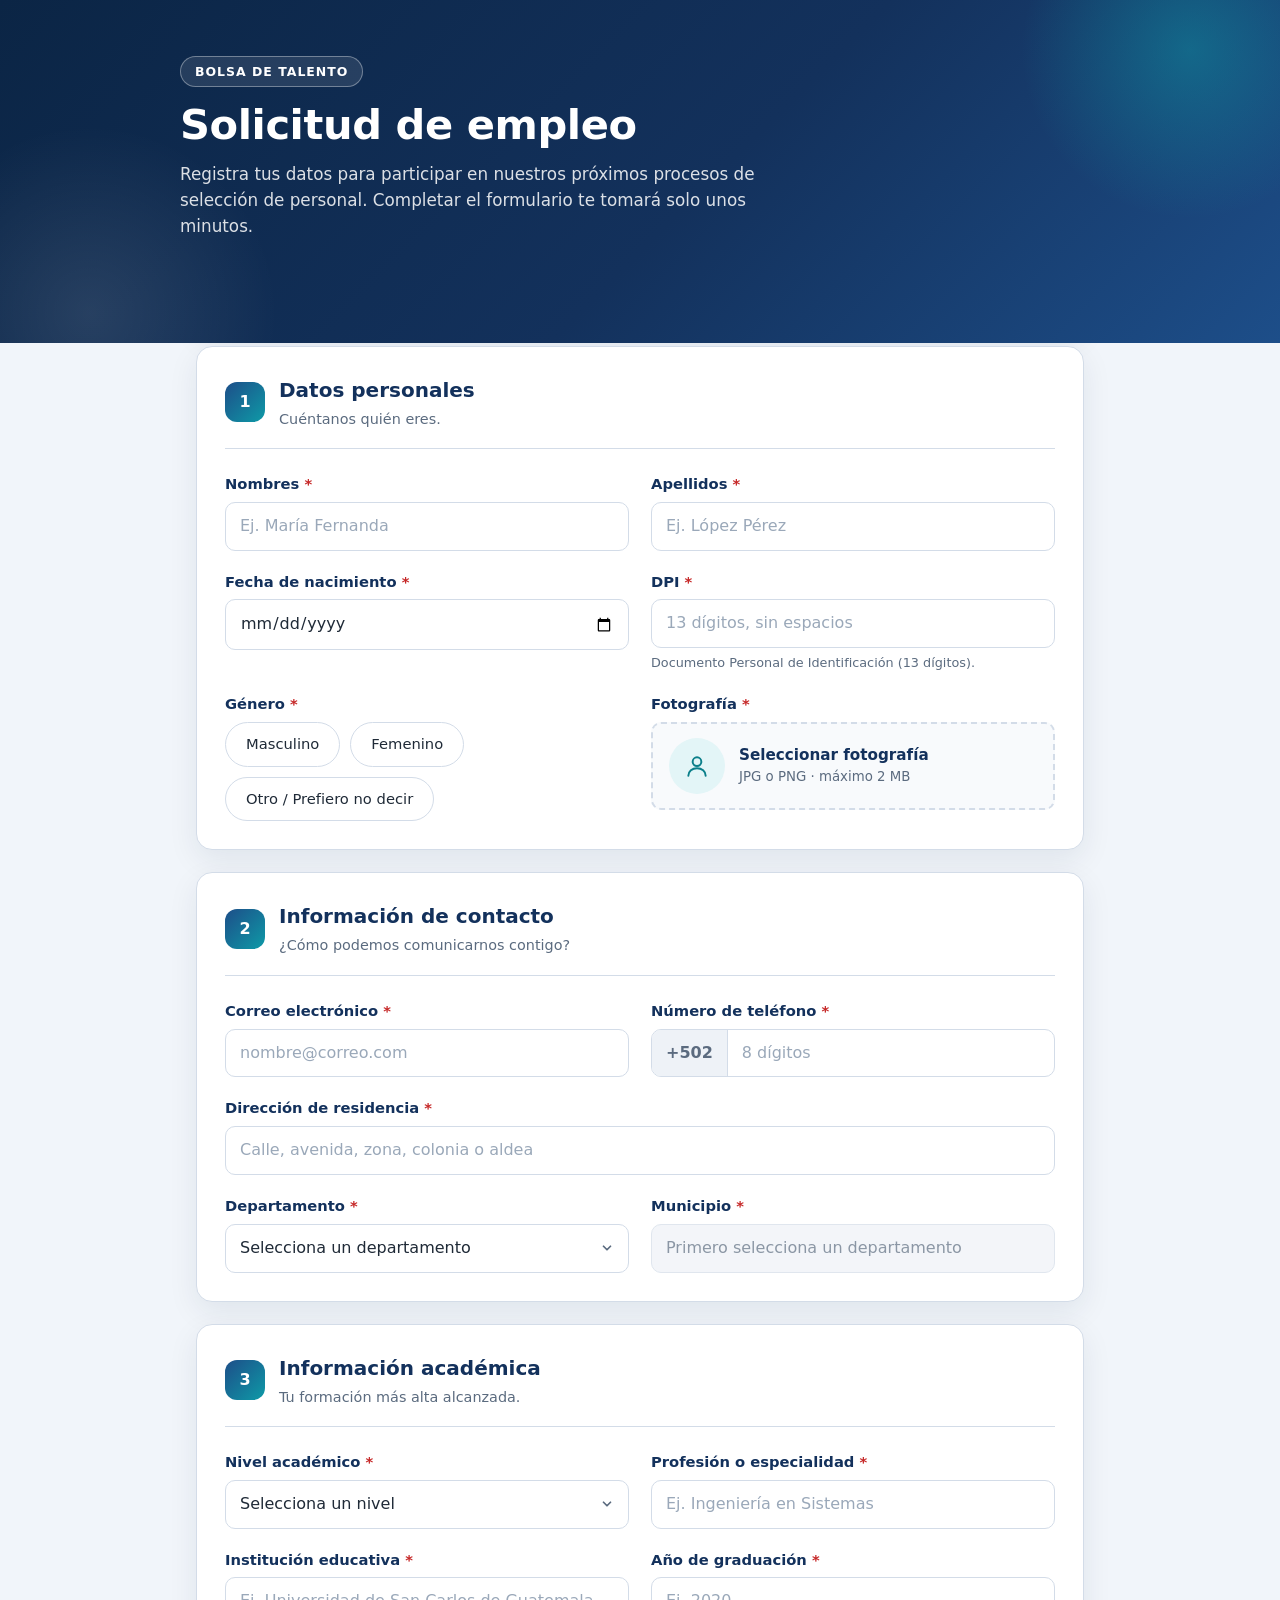
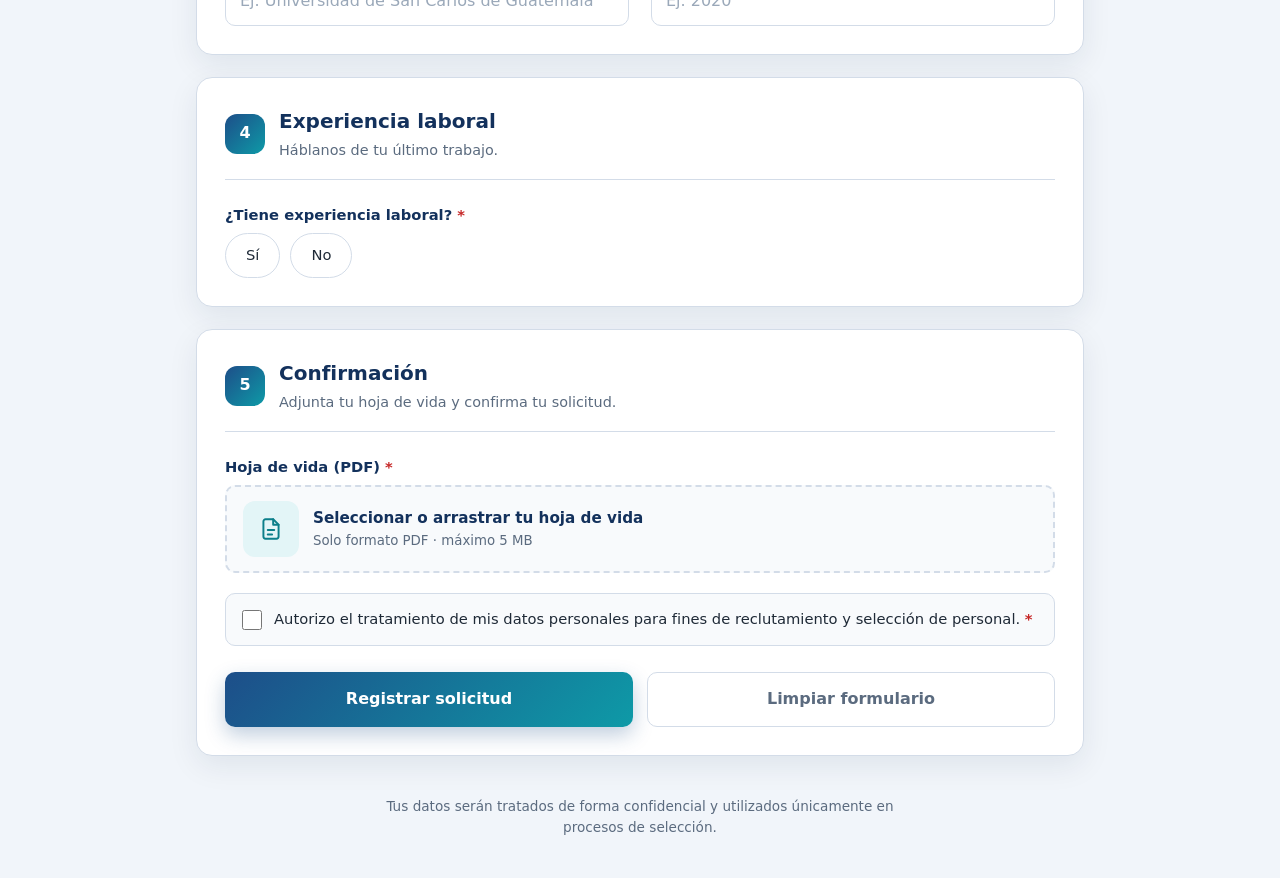
<file: SEMANA 4/index.html>
<!DOCTYPE html>
<html lang="es">

<head>
    <meta charset="UTF-8">
    <meta name="viewport" content="width=device-width, initial-scale=1.0">
    <title>Solicitud de empleo | Bolsa de talento</title>
    <meta name="description" content="Registra tus datos personales, formación académica y experiencia laboral para participar en futuros procesos de selección.">
    <link rel="stylesheet" href="estilos.css">
    <script src="validaciones.js" defer></script>
</head>

<body>
    <header class="encabezado">
        <div class="encabezado-contenido">
            <p class="etiqueta-superior">Bolsa de talento</p>
            <h1>Solicitud de empleo</h1>
            <p class="intro">
                Registra tus datos para participar en nuestros próximos procesos de selección de personal.
                Completar el formulario te tomará solo unos minutos.
            </p>
        </div>
    </header>

    <main class="contenedor">
        <!-- novalidate: todas las validaciones y mensajes los maneja validaciones.js -->
        <form id="formRegistro" novalidate>

            <p class="nota-obligatorio"><span class="obligatorio" aria-hidden="true">*</span> Los campos marcados son obligatorios.</p>

            <!-- ============ 1. DATOS PERSONALES ============ -->
            <section class="seccion" aria-labelledby="titulo-personales">
                <div class="seccion-cabecera">
                    <span class="numero" aria-hidden="true">1</span>
                    <div>
                        <h2 id="titulo-personales">Datos personales</h2>
                        <p>Cuéntanos quién eres.</p>
                    </div>
                </div>

                <div class="rejilla">
                    <div class="campo">
                        <label for="nombres">Nombres <span class="obligatorio" aria-hidden="true">*</span></label>
                        <input class="control" type="text" id="nombres" name="nombres" autocomplete="given-name" placeholder="Ej. María Fernanda">
                        <p class="mensaje-error" id="error-nombres" aria-live="polite"></p>
                    </div>

                    <div class="campo">
                        <label for="apellidos">Apellidos <span class="obligatorio" aria-hidden="true">*</span></label>
                        <input class="control" type="text" id="apellidos" name="apellidos" autocomplete="family-name" placeholder="Ej. López Pérez">
                        <p class="mensaje-error" id="error-apellidos" aria-live="polite"></p>
                    </div>

                    <div class="campo">
                        <label for="fechaNacimiento">Fecha de nacimiento <span class="obligatorio" aria-hidden="true">*</span></label>
                        <input class="control" type="date" id="fechaNacimiento" name="fechaNacimiento" autocomplete="bday">
                        <p class="mensaje-error" id="error-fechaNacimiento" aria-live="polite"></p>
                    </div>

                    <div class="campo">
                        <label for="dpi">DPI <span class="obligatorio" aria-hidden="true">*</span></label>
                        <input class="control" type="text" id="dpi" name="dpi" inputmode="numeric" autocomplete="off" placeholder="13 dígitos, sin espacios">
                        <p class="ayuda">Documento Personal de Identificación (13 dígitos).</p>
                        <p class="mensaje-error" id="error-dpi" aria-live="polite"></p>
                    </div>

                    <fieldset class="campo grupo">
                        <legend>Género <span class="obligatorio" aria-hidden="true">*</span></legend>
                        <div class="opciones">
                            <label class="opcion"><input type="radio" name="genero" value="Masculino"><span>Masculino</span></label>
                            <label class="opcion"><input type="radio" name="genero" value="Femenino"><span>Femenino</span></label>
                            <label class="opcion"><input type="radio" name="genero" value="Otro"><span>Otro / Prefiero no decir</span></label>
                        </div>
                        <p class="mensaje-error" id="error-genero" aria-live="polite"></p>
                    </fieldset>

                    <div class="campo">
                        <label for="fotografia">Fotografía <span class="obligatorio" aria-hidden="true">*</span></label>
                        <div class="archivo">
                            <input class="archivo-input" type="file" id="fotografia" name="fotografia" accept="image/jpeg,image/png">
                            <div class="archivo-zona">
                                <span class="miniatura" id="miniaturaFoto">
                                    <img id="vistaFoto" alt="Vista previa de la fotografía" hidden>
                                    <svg id="iconoFoto" viewBox="0 0 24 24" width="26" height="26" fill="none" stroke="currentColor" stroke-width="1.8" stroke-linecap="round" stroke-linejoin="round" aria-hidden="true"><circle cx="12" cy="8" r="4"></circle><path d="M4 21c0-4 3.6-7 8-7s8 3 8 7"></path></svg>
                                </span>
                                <span class="archivo-texto">
                                    <strong id="textoFoto">Seleccionar fotografía</strong>
                                    <small>JPG o PNG · máximo 2 MB</small>
                                </span>
                            </div>
                        </div>
                        <p class="mensaje-error" id="error-fotografia" aria-live="polite"></p>
                    </div>
                </div>
            </section>

            <!-- ============ 2. INFORMACIÓN DE CONTACTO ============ -->
            <section class="seccion" aria-labelledby="titulo-contacto">
                <div class="seccion-cabecera">
                    <span class="numero" aria-hidden="true">2</span>
                    <div>
                        <h2 id="titulo-contacto">Información de contacto</h2>
                        <p>¿Cómo podemos comunicarnos contigo?</p>
                    </div>
                </div>

                <div class="rejilla">
                    <div class="campo">
                        <label for="correo">Correo electrónico <span class="obligatorio" aria-hidden="true">*</span></label>
                        <input class="control" type="email" id="correo" name="correo" autocomplete="email" placeholder="nombre@correo.com">
                        <p class="mensaje-error" id="error-correo" aria-live="polite"></p>
                    </div>

                    <div class="campo">
                        <label for="telefono">Número de teléfono <span class="obligatorio" aria-hidden="true">*</span></label>
                        <div class="entrada-grupo">
                            <span class="prefijo">+502</span>
                            <input type="text" id="telefono" name="telefono" inputmode="numeric" autocomplete="tel-national" placeholder="8 dígitos">
                        </div>
                        <p class="mensaje-error" id="error-telefono" aria-live="polite"></p>
                    </div>

                    <div class="campo ancho-completo">
                        <label for="direccion">Dirección de residencia <span class="obligatorio" aria-hidden="true">*</span></label>
                        <input class="control" type="text" id="direccion" name="direccion" autocomplete="street-address" placeholder="Calle, avenida, zona, colonia o aldea">
                        <p class="mensaje-error" id="error-direccion" aria-live="polite"></p>
                    </div>

                    <div class="campo">
                        <label for="departamento">Departamento <span class="obligatorio" aria-hidden="true">*</span></label>
                        <select class="control" id="departamento" name="departamento">
                            <option value="" selected>Selecciona un departamento</option>
                        </select>
                        <p class="mensaje-error" id="error-departamento" aria-live="polite"></p>
                    </div>

                    <div class="campo">
                        <label for="municipio">Municipio <span class="obligatorio" aria-hidden="true">*</span></label>
                        <select class="control" id="municipio" name="municipio" disabled>
                            <option value="" selected>Primero selecciona un departamento</option>
                        </select>
                        <p class="mensaje-error" id="error-municipio" aria-live="polite"></p>
                    </div>
                </div>
            </section>

            <!-- ============ 3. INFORMACIÓN ACADÉMICA ============ -->
            <section class="seccion" aria-labelledby="titulo-academica">
                <div class="seccion-cabecera">
                    <span class="numero" aria-hidden="true">3</span>
                    <div>
                        <h2 id="titulo-academica">Información académica</h2>
                        <p>Tu formación más alta alcanzada.</p>
                    </div>
                </div>

                <div class="rejilla">
                    <div class="campo">
                        <label for="nivelAcademico">Nivel académico <span class="obligatorio" aria-hidden="true">*</span></label>
                        <select class="control" id="nivelAcademico" name="nivelAcademico">
                            <option value="" selected>Selecciona un nivel</option>
                            <option value="Primaria">Primaria</option>
                            <option value="Básicos">Básicos</option>
                            <option value="Diversificado">Diversificado</option>
                            <option value="Técnico universitario">Técnico universitario</option>
                            <option value="Licenciatura">Licenciatura</option>
                            <option value="Maestría">Maestría</option>
                            <option value="Doctorado">Doctorado</option>
                        </select>
                        <p class="mensaje-error" id="error-nivelAcademico" aria-live="polite"></p>
                    </div>

                    <div class="campo">
                        <label for="profesion">Profesión o especialidad <span class="obligatorio" aria-hidden="true">*</span></label>
                        <input class="control" type="text" id="profesion" name="profesion" placeholder="Ej. Ingeniería en Sistemas">
                        <p class="mensaje-error" id="error-profesion" aria-live="polite"></p>
                    </div>

                    <div class="campo">
                        <label for="institucion">Institución educativa <span class="obligatorio" aria-hidden="true">*</span></label>
                        <input class="control" type="text" id="institucion" name="institucion" placeholder="Ej. Universidad de San Carlos de Guatemala">
                        <p class="mensaje-error" id="error-institucion" aria-live="polite"></p>
                    </div>

                    <div class="campo">
                        <label for="anioGraduacion">Año de graduación <span class="obligatorio" aria-hidden="true">*</span></label>
                        <input class="control" type="number" id="anioGraduacion" name="anioGraduacion" min="1950" step="1" inputmode="numeric" placeholder="Ej. 2020">
                        <p class="mensaje-error" id="error-anioGraduacion" aria-live="polite"></p>
                    </div>
                </div>
            </section>

            <!-- ============ 4. EXPERIENCIA LABORAL ============ -->
            <section class="seccion" aria-labelledby="titulo-experiencia">
                <div class="seccion-cabecera">
                    <span class="numero" aria-hidden="true">4</span>
                    <div>
                        <h2 id="titulo-experiencia">Experiencia laboral</h2>
                        <p>Háblanos de tu último trabajo.</p>
                    </div>
                </div>

                <div class="rejilla">
                    <fieldset class="campo grupo ancho-completo">
                        <legend>¿Tiene experiencia laboral? <span class="obligatorio" aria-hidden="true">*</span></legend>
                        <div class="opciones">
                            <label class="opcion"><input type="radio" name="experiencia" value="si"><span>Sí</span></label>
                            <label class="opcion"><input type="radio" name="experiencia" value="no"><span>No</span></label>
                        </div>
                        <p class="mensaje-error" id="error-experiencia" aria-live="polite"></p>
                    </fieldset>
                </div>

                <!-- Se muestra únicamente cuando el usuario responde "Sí" -->
                <div class="rejilla bloque-experiencia" id="bloqueExperiencia" hidden>
                    <div class="campo">
                        <label for="empresa">Última empresa donde laboró <span class="obligatorio" aria-hidden="true">*</span></label>
                        <input class="control" type="text" id="empresa" name="empresa" autocomplete="organization" placeholder="Nombre de la empresa" disabled>
                        <p class="mensaje-error" id="error-empresa" aria-live="polite"></p>
                    </div>

                    <div class="campo">
                        <label for="puesto">Puesto desempeñado <span class="obligatorio" aria-hidden="true">*</span></label>
                        <input class="control" type="text" id="puesto" name="puesto" placeholder="Ej. Analista de datos" disabled>
                        <p class="mensaje-error" id="error-puesto" aria-live="polite"></p>
                    </div>

                    <div class="campo">
                        <label for="fechaInicio">Fecha de inicio <span class="obligatorio" aria-hidden="true">*</span></label>
                        <input class="control" type="date" id="fechaInicio" name="fechaInicio" disabled>
                        <p class="mensaje-error" id="error-fechaInicio" aria-live="polite"></p>
                    </div>

                    <div class="campo">
                        <label for="fechaFin">Fecha de finalización <span class="obligatorio" aria-hidden="true">*</span></label>
                        <input class="control" type="date" id="fechaFin" name="fechaFin" disabled>
                        <p class="mensaje-error" id="error-fechaFin" aria-live="polite"></p>
                    </div>

                    <div class="campo ancho-completo">
                        <label for="funciones">Descripción de funciones realizadas <span class="obligatorio" aria-hidden="true">*</span></label>
                        <textarea class="control" id="funciones" name="funciones" rows="4" maxlength="500" placeholder="Describe tus principales responsabilidades y logros." disabled></textarea>
                        <div class="pie-campo">
                            <p class="mensaje-error" id="error-funciones" aria-live="polite"></p>
                            <span class="contador" id="contadorFunciones">0 / 500</span>
                        </div>
                    </div>
                </div>
            </section>

            <!-- ============ 5. CONFIRMACIÓN ============ -->
            <section class="seccion" aria-labelledby="titulo-confirmacion">
                <div class="seccion-cabecera">
                    <span class="numero" aria-hidden="true">5</span>
                    <div>
                        <h2 id="titulo-confirmacion">Confirmación</h2>
                        <p>Adjunta tu hoja de vida y confirma tu solicitud.</p>
                    </div>
                </div>

                <div class="rejilla">
                    <div class="campo ancho-completo">
                        <label for="hojaVida">Hoja de vida (PDF) <span class="obligatorio" aria-hidden="true">*</span></label>
                        <div class="archivo">
                            <input class="archivo-input" type="file" id="hojaVida" name="hojaVida" accept=".pdf,application/pdf">
                            <div class="archivo-zona">
                                <span class="miniatura miniatura-pdf" aria-hidden="true">
                                    <svg viewBox="0 0 24 24" width="26" height="26" fill="none" stroke="currentColor" stroke-width="1.8" stroke-linecap="round" stroke-linejoin="round"><path d="M14 3H7a2 2 0 0 0-2 2v14a2 2 0 0 0 2 2h10a2 2 0 0 0 2-2V8z"></path><path d="M14 3v5h5"></path><path d="M9 13h6M9 17h4"></path></svg>
                                </span>
                                <span class="archivo-texto">
                                    <strong id="nombrePdf">Seleccionar o arrastrar tu hoja de vida</strong>
                                    <small>Solo formato PDF · máximo 5 MB</small>
                                </span>
                            </div>
                        </div>
                        <p class="mensaje-error" id="error-hojaVida" aria-live="polite"></p>
                    </div>

                    <div class="campo ancho-completo">
                        <label class="casilla" for="aceptaDatos">
                            <input type="checkbox" id="aceptaDatos" name="aceptaDatos">
                            <span>
                                Autorizo el tratamiento de mis datos personales para fines de reclutamiento y selección de personal. <span class="obligatorio" aria-hidden="true">*</span>
                            </span>
                        </label>
                        <p class="mensaje-error" id="error-aceptaDatos" aria-live="polite"></p>
                    </div>
                </div>

                <p class="estado-formulario" id="estadoFormulario" role="alert" hidden></p>

                <div class="acciones">
                    <button type="submit" class="boton boton-primario">Registrar solicitud</button>
                    <button type="reset" class="boton boton-secundario">Limpiar formulario</button>
                </div>
            </section>
        </form>
    </main>

    <footer class="pie">
        <p>Tus datos serán tratados de forma confidencial y utilizados únicamente en procesos de selección.</p>
    </footer>

    <!-- Mensaje de confirmación cuando el formulario es válido -->
    <dialog id="dialogoExito" aria-labelledby="tituloExito">
        <div class="icono-exito" aria-hidden="true">
            <svg viewBox="0 0 24 24" width="34" height="34" fill="none" stroke="currentColor" stroke-width="2.4" stroke-linecap="round" stroke-linejoin="round"><path d="M5 12.5l4.5 4.5L19 7.5"></path></svg>
        </div>
        <h2 id="tituloExito">¡Solicitud registrada!</h2>
        <p id="mensajeExito"></p>
        <dl class="resumen" id="resumenExito"></dl>
        <button type="button" class="boton boton-primario" id="btnCerrarExito">Aceptar</button>
    </dialog>
</body>

</html>
</file>
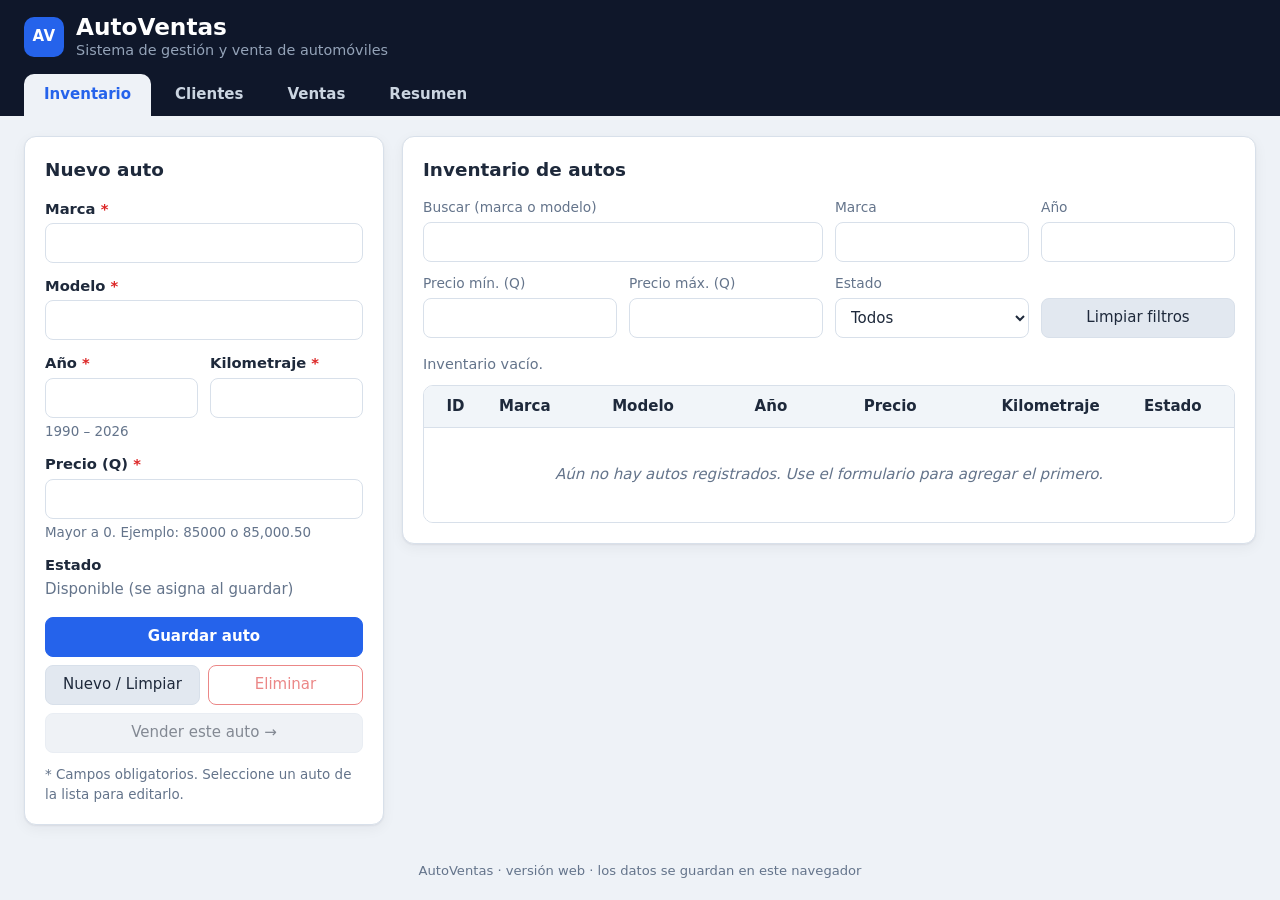
<file: SEMANA 5/autoventas/web/index.html>
<!DOCTYPE html>
<html lang="es">

<head>
    <meta charset="UTF-8">
    <meta name="viewport" content="width=device-width, initial-scale=1.0">
    <title>AutoVentas — Sistema de venta de autos</title>
    <meta name="description" content="Sistema de gestión y venta de automóviles: inventario, clientes, ventas y resumen.">
    <link rel="stylesheet" href="css/estilos.css">
    <!-- Orden de carga: validaciones → lógica → persistencia → interfaz → arranque -->
    <script src="js/validaciones.js" defer></script>
    <script src="js/logica.js" defer></script>
    <script src="js/persistencia.js" defer></script>
    <script src="js/interfaz.js" defer></script>
    <script src="js/main.js" defer></script>
</head>

<body>
    <a class="saltar" href="#contenido">Saltar al contenido</a>

    <header class="encabezado">
        <div class="encabezado-marca">
            <span class="logo" aria-hidden="true">AV</span>
            <div>
                <p class="titulo-app">AutoVentas</p>
                <p class="subtitulo-app">Sistema de gestión y venta de automóviles</p>
            </div>
        </div>
        <nav class="pestanas" role="tablist" aria-label="Secciones de AutoVentas">
            <button type="button" role="tab" id="tab-inventario" aria-controls="inventario" data-seccion="inventario">Inventario</button>
            <button type="button" role="tab" id="tab-clientes" aria-controls="clientes" data-seccion="clientes">Clientes</button>
            <button type="button" role="tab" id="tab-ventas" aria-controls="ventas" data-seccion="ventas">Ventas</button>
            <button type="button" role="tab" id="tab-resumen" aria-controls="resumen" data-seccion="resumen">Resumen</button>
        </nav>
    </header>

    <main id="contenido" class="contenido">
        <noscript>
            <p class="noscript">AutoVentas necesita JavaScript para funcionar. Actívelo en su navegador.</p>
        </noscript>

        <!-- ============ INVENTARIO (RF-01, RF-02) ============ -->
        <section id="inventario" class="seccion" role="tabpanel" aria-labelledby="tab-inventario" tabindex="-1">
            <h1 class="titulo-seccion">Inventario</h1>
            <div class="rejilla-formulario">
                <form id="form-auto" class="tarjeta formulario" novalidate aria-labelledby="titulo-form-auto">
                    <h2 id="titulo-form-auto">Nuevo auto</h2>
                    <div class="resumen-errores" id="errores-auto" role="alert" hidden></div>

                    <div class="campo">
                        <label for="auto-marca">Marca <span class="req" aria-hidden="true">*</span></label>
                        <input id="auto-marca" name="marca" list="lista-marcas" autocomplete="off" maxlength="40" aria-describedby="error-auto-marca">
                        <p class="error-campo" id="error-auto-marca"></p>
                    </div>
                    <div class="campo">
                        <label for="auto-modelo">Modelo <span class="req" aria-hidden="true">*</span></label>
                        <input id="auto-modelo" name="modelo" autocomplete="off" maxlength="40" aria-describedby="error-auto-modelo">
                        <p class="error-campo" id="error-auto-modelo"></p>
                    </div>
                    <div class="campo-doble">
                        <div class="campo">
                            <label for="auto-anio">Año <span class="req" aria-hidden="true">*</span></label>
                            <input id="auto-anio" name="anio" inputmode="numeric" autocomplete="off" aria-describedby="ayuda-auto-anio error-auto-anio">
                            <p class="ayuda" id="ayuda-auto-anio">1990 – año actual</p>
                            <p class="error-campo" id="error-auto-anio"></p>
                        </div>
                        <div class="campo">
                            <label for="auto-kilometraje">Kilometraje <span class="req" aria-hidden="true">*</span></label>
                            <input id="auto-kilometraje" name="kilometraje" inputmode="numeric" autocomplete="off" aria-describedby="error-auto-kilometraje">
                            <p class="error-campo" id="error-auto-kilometraje"></p>
                        </div>
                    </div>
                    <div class="campo">
                        <label for="auto-precio">Precio (Q) <span class="req" aria-hidden="true">*</span></label>
                        <input id="auto-precio" name="precio" inputmode="decimal" autocomplete="off" aria-describedby="ayuda-auto-precio error-auto-precio">
                        <p class="ayuda" id="ayuda-auto-precio">Mayor a 0. Ejemplo: 85000 o 85,000.50</p>
                        <p class="error-campo" id="error-auto-precio"></p>
                    </div>
                    <div class="campo">
                        <span class="etiqueta">Estado</span>
                        <p id="auto-estado" class="estado-auto">Disponible (se asigna al guardar)</p>
                    </div>

                    <div class="botones">
                        <button type="submit" class="btn primario ancho" id="btn-guardar-auto">Guardar auto</button>
                        <button type="button" class="btn" id="btn-limpiar-auto">Nuevo / Limpiar</button>
                        <button type="button" class="btn peligro" id="btn-eliminar-auto" disabled>Eliminar</button>
                        <button type="button" class="btn ancho" id="btn-vender-auto" disabled>Vender este auto →</button>
                    </div>
                    <p class="nota">* Campos obligatorios. Seleccione un auto de la lista para editarlo.</p>
                </form>

                <div class="tarjeta listado">
                    <h2>Inventario de autos</h2>
                    <form class="filtros" id="filtros-autos" role="search" aria-label="Filtros del inventario" novalidate>
                        <div class="campo filtro-ancho">
                            <label for="filtro-texto">Buscar (marca o modelo)</label>
                            <input type="search" id="filtro-texto" autocomplete="off">
                        </div>
                        <div class="campo">
                            <label for="filtro-marca">Marca</label>
                            <input id="filtro-marca" list="lista-marcas" autocomplete="off">
                        </div>
                        <div class="campo">
                            <label for="filtro-anio">Año</label>
                            <input id="filtro-anio" inputmode="numeric" autocomplete="off">
                        </div>
                        <div class="campo">
                            <label for="filtro-precio-min">Precio mín. (Q)</label>
                            <input id="filtro-precio-min" inputmode="decimal" autocomplete="off">
                        </div>
                        <div class="campo">
                            <label for="filtro-precio-max">Precio máx. (Q)</label>
                            <input id="filtro-precio-max" inputmode="decimal" autocomplete="off">
                        </div>
                        <div class="campo">
                            <label for="filtro-estado">Estado</label>
                            <select id="filtro-estado">
                                <option>Todos</option>
                                <option>Disponible</option>
                                <option>Vendido</option>
                            </select>
                        </div>
                        <div class="campo campo-boton">
                            <button type="reset" class="btn">Limpiar filtros</button>
                        </div>
                    </form>
                    <p class="info" id="info-autos" aria-live="polite"></p>
                    <div class="tabla-contenedor">
                        <table class="tabla" id="tabla-autos">
                            <caption class="solo-lectores">Autos del inventario. Seleccione una fila para editarla.</caption>
                            <thead>
                                <tr>
                                    <th scope="col" class="centro">ID</th>
                                    <th scope="col">Marca</th>
                                    <th scope="col">Modelo</th>
                                    <th scope="col" class="centro">Año</th>
                                    <th scope="col" class="derecha">Precio</th>
                                    <th scope="col" class="derecha">Kilometraje</th>
                                    <th scope="col" class="centro">Estado</th>
                                </tr>
                            </thead>
                            <tbody></tbody>
                        </table>
                    </div>
                </div>
            </div>
        </section>

        <!-- ============ CLIENTES (RF-03) ============ -->
        <section id="clientes" class="seccion" role="tabpanel" aria-labelledby="tab-clientes" tabindex="-1" hidden>
            <h1 class="titulo-seccion">Clientes</h1>
            <div class="rejilla-formulario">
                <form id="form-cliente" class="tarjeta formulario" novalidate aria-labelledby="titulo-form-cliente">
                    <h2 id="titulo-form-cliente">Nuevo cliente</h2>
                    <div class="resumen-errores" id="errores-cliente" role="alert" hidden></div>

                    <div class="campo">
                        <label for="cliente-nombre">Nombre completo <span class="req" aria-hidden="true">*</span></label>
                        <input id="cliente-nombre" name="nombre" autocomplete="off" maxlength="80" aria-describedby="error-cliente-nombre">
                        <p class="error-campo" id="error-cliente-nombre"></p>
                    </div>
                    <div class="campo">
                        <label for="cliente-telefono">Teléfono <span class="req" aria-hidden="true">*</span></label>
                        <input id="cliente-telefono" name="telefono" type="tel" autocomplete="off" maxlength="20" aria-describedby="ayuda-cliente-telefono error-cliente-telefono">
                        <p class="ayuda" id="ayuda-cliente-telefono">De 8 a 15 dígitos. Ejemplo: 5555-1234</p>
                        <p class="error-campo" id="error-cliente-telefono"></p>
                    </div>
                    <div class="campo">
                        <label for="cliente-correo">Correo <span class="req" aria-hidden="true">*</span></label>
                        <input id="cliente-correo" name="correo" type="email" autocomplete="off" maxlength="100" aria-describedby="ayuda-cliente-correo error-cliente-correo">
                        <p class="ayuda" id="ayuda-cliente-correo">Ejemplo: nombre@dominio.com</p>
                        <p class="error-campo" id="error-cliente-correo"></p>
                    </div>
                    <div class="campo">
                        <label for="cliente-documento">Documento (DPI / pasaporte) <span class="req" aria-hidden="true">*</span></label>
                        <input id="cliente-documento" name="documento" autocomplete="off" maxlength="20" aria-describedby="error-cliente-documento">
                        <p class="error-campo" id="error-cliente-documento"></p>
                    </div>

                    <div class="botones">
                        <button type="submit" class="btn primario ancho" id="btn-guardar-cliente">Guardar cliente</button>
                        <button type="button" class="btn" id="btn-limpiar-cliente">Nuevo / Limpiar</button>
                        <button type="button" class="btn peligro" id="btn-eliminar-cliente" disabled>Eliminar</button>
                    </div>
                    <p class="nota">* Campos obligatorios. El documento no puede repetirse entre clientes.</p>
                </form>

                <div class="tarjeta listado">
                    <h2>Clientes registrados</h2>
                    <div class="filtros filtros-simple" role="search">
                        <div class="campo filtro-ancho">
                            <label for="buscar-clientes">Buscar (nombre, documento, correo o teléfono)</label>
                            <input type="search" id="buscar-clientes" autocomplete="off">
                        </div>
                    </div>
                    <p class="info" id="info-clientes" aria-live="polite"></p>
                    <div class="tabla-contenedor">
                        <table class="tabla" id="tabla-clientes">
                            <caption class="solo-lectores">Clientes ordenados por ID. Seleccione una fila para editarla.</caption>
                            <thead>
                                <tr>
                                    <th scope="col" class="centro">ID</th>
                                    <th scope="col">Nombre</th>
                                    <th scope="col">Documento</th>
                                    <th scope="col">Teléfono</th>
                                    <th scope="col">Correo</th>
                                    <th scope="col" class="centro">Compras</th>
                                </tr>
                            </thead>
                            <tbody></tbody>
                        </table>
                    </div>
                </div>
            </div>
        </section>

        <!-- ============ VENTAS (RF-04, RF-05) ============ -->
        <section id="ventas" class="seccion" role="tabpanel" aria-labelledby="tab-ventas" tabindex="-1" hidden>
            <h1 class="titulo-seccion">Ventas</h1>
            <div class="tarjeta">
                <h2>Registrar venta</h2>
                <div class="rejilla-venta">
                    <div class="selector" id="selector-cliente">
                        <label class="etiqueta-selector" for="buscar-venta-cliente">1. Cliente <span class="req" aria-hidden="true">*</span></label>
                        <p class="ayuda" id="ayuda-venta-cliente">Buscar por nombre, documento, teléfono o correo</p>
                        <input type="search" id="buscar-venta-cliente" class="selector-entrada" role="combobox" aria-autocomplete="list" aria-expanded="true" aria-controls="opciones-venta-cliente" aria-describedby="ayuda-venta-cliente" autocomplete="off">
                        <ul class="selector-opciones" id="opciones-venta-cliente" role="listbox" aria-label="Clientes"></ul>
                        <p class="info selector-info" aria-live="polite"></p>
                        <p class="selector-elegido" aria-live="polite"></p>
                    </div>

                    <div class="selector" id="selector-auto">
                        <label class="etiqueta-selector" for="buscar-venta-auto">2. Auto disponible <span class="req" aria-hidden="true">*</span></label>
                        <p class="ayuda" id="ayuda-venta-auto">Buscar por marca, modelo, año o #id</p>
                        <input type="search" id="buscar-venta-auto" class="selector-entrada" role="combobox" aria-autocomplete="list" aria-expanded="true" aria-controls="opciones-venta-auto" aria-describedby="ayuda-venta-auto" autocomplete="off">
                        <ul class="selector-opciones" id="opciones-venta-auto" role="listbox" aria-label="Autos disponibles"></ul>
                        <p class="info selector-info" aria-live="polite"></p>
                        <p class="selector-elegido" aria-live="polite"></p>
                    </div>

                    <div class="detalle-venta">
                        <h3>3. Detalle</h3>
                        <div class="fila-detalle">
                            <label for="venta-descuento">Descuento (%)</label>
                            <span class="descuento-caja">
                                <input id="venta-descuento" inputmode="decimal" value="0" autocomplete="off" aria-describedby="ayuda-descuento">
                                <span class="ayuda" id="ayuda-descuento">máx. 15 %</span>
                            </span>
                        </div>
                        <dl class="calculo">
                            <div class="fila-detalle"><dt>Precio del auto</dt><dd id="venta-precio">—</dd></div>
                            <div class="fila-detalle"><dt>Descuento</dt><dd id="venta-monto-descuento">—</dd></div>
                            <div class="fila-detalle total"><dt>Total a pagar</dt><dd id="venta-total">—</dd></div>
                        </dl>
                        <p class="error-campo" id="venta-error" aria-live="polite"></p>
                        <button type="button" class="btn primario ancho" id="btn-registrar-venta">Registrar venta</button>
                    </div>
                </div>
            </div>

            <div class="tarjeta">
                <h2>Historial de ventas</h2>
                <p class="info" id="info-ventas" aria-live="polite"></p>
                <div class="tabla-contenedor">
                    <table class="tabla" id="tabla-ventas">
                        <caption class="solo-lectores">Historial de ventas, de la más reciente a la más antigua.</caption>
                        <thead>
                            <tr>
                                <th scope="col" class="centro">No.</th>
                                <th scope="col" class="centro">Fecha</th>
                                <th scope="col">Cliente</th>
                                <th scope="col">Documento</th>
                                <th scope="col">Auto</th>
                                <th scope="col" class="derecha">Precio</th>
                                <th scope="col" class="centro">Desc. %</th>
                                <th scope="col" class="derecha">Descuento</th>
                                <th scope="col" class="derecha">Total</th>
                            </tr>
                        </thead>
                        <tbody></tbody>
                    </table>
                </div>
            </div>
        </section>

        <!-- ============ RESUMEN (RF-06) ============ -->
        <section id="resumen" class="seccion" role="tabpanel" aria-labelledby="tab-resumen" tabindex="-1" hidden>
            <h1 class="titulo-seccion">Resumen</h1>
            <div class="kpis">
                <div class="tarjeta kpi"><p class="kpi-titulo">Autos disponibles</p><p class="kpi-valor verde" id="kpi-autos_disponibles">0</p></div>
                <div class="tarjeta kpi"><p class="kpi-titulo">Autos vendidos</p><p class="kpi-valor naranja" id="kpi-autos_vendidos">0</p></div>
                <div class="tarjeta kpi"><p class="kpi-titulo">Total vendido</p><p class="kpi-valor azul" id="kpi-total_vendido">Q 0.00</p></div>
                <div class="tarjeta kpi"><p class="kpi-titulo">Ventas realizadas</p><p class="kpi-valor" id="kpi-cantidad_ventas">0</p></div>
                <div class="tarjeta kpi"><p class="kpi-titulo">Clientes registrados</p><p class="kpi-valor" id="kpi-clientes">0</p></div>
                <div class="tarjeta kpi"><p class="kpi-titulo">Valor del inventario disponible</p><p class="kpi-valor" id="kpi-valor_inventario">Q 0.00</p></div>
            </div>
            <div class="rejilla-resumen">
                <div class="tarjeta">
                    <h2>Últimas ventas</h2>
                    <div class="tabla-contenedor">
                        <table class="tabla" id="tabla-ultimas">
                            <thead>
                                <tr>
                                    <th scope="col" class="centro">Fecha</th>
                                    <th scope="col">Cliente</th>
                                    <th scope="col">Auto</th>
                                    <th scope="col" class="derecha">Total</th>
                                </tr>
                            </thead>
                            <tbody></tbody>
                        </table>
                    </div>
                </div>
                <div class="tarjeta">
                    <h2>Inventario por marca</h2>
                    <div class="tabla-contenedor">
                        <table class="tabla" id="tabla-marcas">
                            <thead>
                                <tr>
                                    <th scope="col">Marca</th>
                                    <th scope="col" class="centro">Disponibles</th>
                                    <th scope="col" class="centro">Vendidos</th>
                                </tr>
                            </thead>
                            <tbody></tbody>
                        </table>
                    </div>
                </div>
            </div>
        </section>
    </main>

    <footer class="pie">AutoVentas · versión web · los datos se guardan en este navegador</footer>

    <datalist id="lista-marcas"></datalist>

    <!-- Mensajes breves (equivalente a la barra de estado de escritorio) -->
    <div class="avisos" id="avisos" aria-live="polite" aria-atomic="false"></div>

    <!-- Diálogo único para confirmaciones y avisos -->
    <dialog class="dialogo" id="dialogo" aria-labelledby="dialogo-titulo">
        <form method="dialog">
            <h2 id="dialogo-titulo"></h2>
            <div id="dialogo-cuerpo" class="dialogo-cuerpo"></div>
            <div class="dialogo-botones">
                <button type="submit" value="cancelar" class="btn" id="dialogo-cancelar">Cancelar</button>
                <button type="submit" value="aceptar" class="btn primario" id="dialogo-aceptar">Aceptar</button>
            </div>
        </form>
    </dialog>
</body>

</html>
</file>
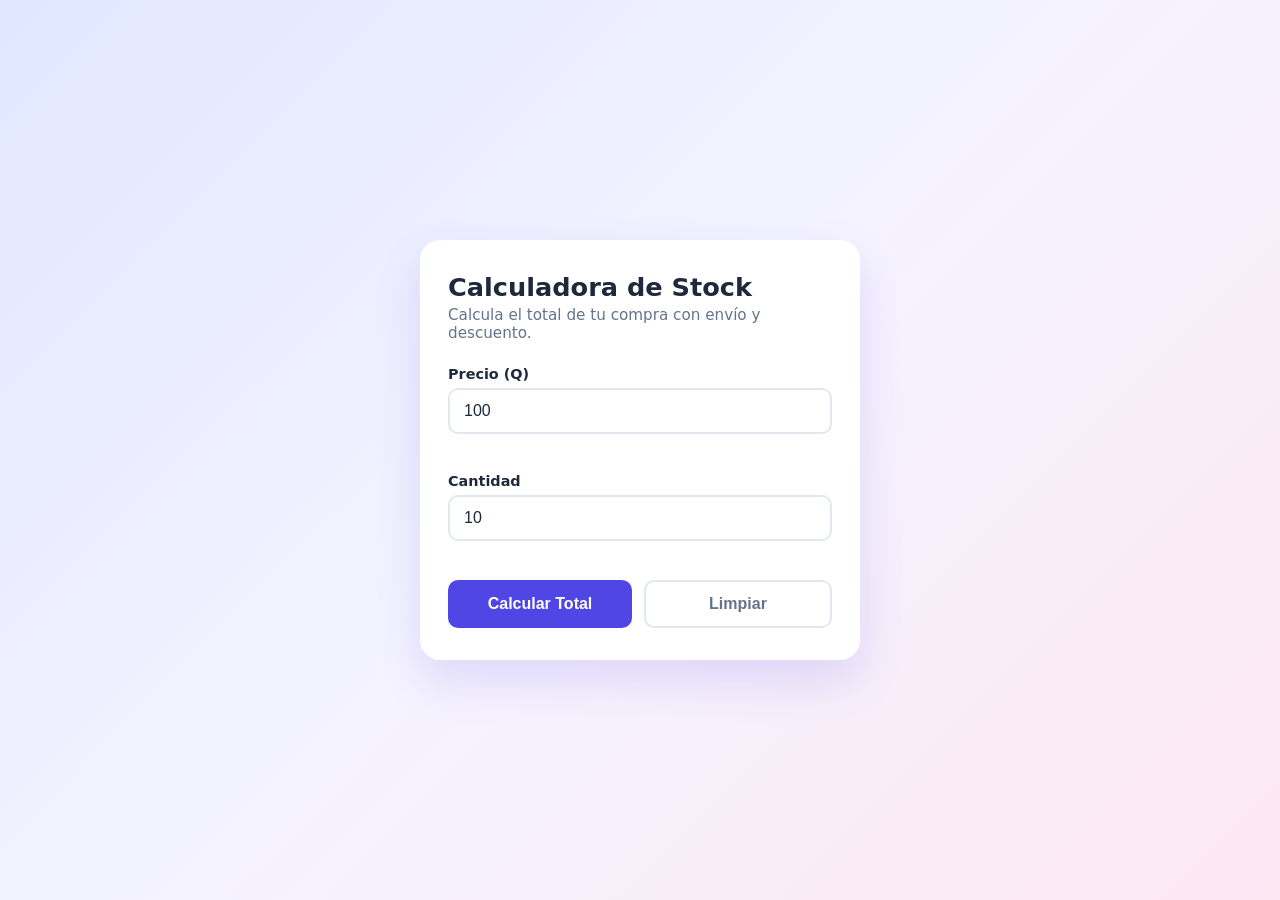
<file: SEMANA 4/pruebaBug.html>
<!DOCTYPE html>
<html lang="es">

<head>
    <meta charset="UTF-8">
    <meta name="viewport" content="width=device-width, initial-scale=1.0">
    <title>Inventario Web</title>
    <style>
        :root {
            --bg: #eef2ff;
            --card: #ffffff;
            --texto: #1e293b;
            --suave: #64748b;
            --borde: #e2e8f0;
            --primario: #4f46e5;
            --primario-oscuro: #4338ca;
            --error: #dc2626;
            --ok: #16a34a;
            --radio: 14px;
        }

        * { box-sizing: border-box; }

        body {
            margin: 0;
            min-height: 100vh;
            display: flex;
            align-items: center;
            justify-content: center;
            padding: 24px 16px;
            font-family: system-ui, -apple-system, "Segoe UI", Roboto, sans-serif;
            color: var(--texto);
            background: linear-gradient(135deg, #e0e7ff 0%, #f5f3ff 50%, #fce7f3 100%);
        }

        .tarjeta {
            width: 100%;
            max-width: 440px;
            background: var(--card);
            border-radius: 20px;
            padding: 32px 28px;
            box-shadow: 0 20px 45px rgba(79, 70, 229, 0.15);
        }

        h1 {
            margin: 0 0 4px;
            font-size: 1.6rem;
        }

        .subtitulo {
            margin: 0 0 24px;
            color: var(--suave);
            font-size: 0.95rem;
        }

        .campo { margin-bottom: 18px; }

        label {
            display: block;
            margin-bottom: 6px;
            font-weight: 600;
            font-size: 0.9rem;
        }

        input {
            width: 100%;
            padding: 12px 14px;
            font-size: 1rem;
            color: var(--texto);
            border: 2px solid var(--borde);
            border-radius: 10px;
            outline: none;
            transition: border-color 0.2s, box-shadow 0.2s;
        }

        input:focus {
            border-color: var(--primario);
            box-shadow: 0 0 0 4px rgba(79, 70, 229, 0.15);
        }

        input.invalido {
            border-color: var(--error);
            box-shadow: 0 0 0 4px rgba(220, 38, 38, 0.12);
        }

        .error-campo {
            margin: 6px 0 0;
            min-height: 1.1em;
            font-size: 0.85rem;
            color: var(--error);
        }

        .acciones {
            display: flex;
            gap: 12px;
            margin-top: 8px;
        }

        button {
            flex: 1;
            padding: 13px 16px;
            font-size: 1rem;
            font-weight: 600;
            border-radius: 10px;
            cursor: pointer;
            transition: transform 0.1s, background 0.2s, border-color 0.2s;
        }

        button:active { transform: scale(0.97); }

        .btn-primario {
            color: #fff;
            border: none;
            background: var(--primario);
        }

        .btn-primario:hover { background: var(--primario-oscuro); }

        .btn-secundario {
            color: var(--suave);
            background: transparent;
            border: 2px solid var(--borde);
        }

        .btn-secundario:hover {
            color: var(--texto);
            border-color: var(--suave);
        }

        .resultado {
            margin-top: 28px;
            padding: 20px;
            background: #f8fafc;
            border: 1px solid var(--borde);
            border-radius: var(--radio);
            animation: aparecer 0.35s ease;
        }

        .resultado[hidden] { display: none; }

        .resultado h2 {
            margin: 0 0 14px;
            font-size: 1.05rem;
        }

        .fila {
            display: flex;
            justify-content: space-between;
            padding: 8px 0;
            border-bottom: 1px dashed var(--borde);
            font-size: 0.95rem;
        }

        .fila span:first-child { color: var(--suave); }
        .fila span:last-child { font-weight: 600; }

        .fila.descuento span:last-child { color: var(--ok); }

        .total {
            display: flex;
            justify-content: space-between;
            align-items: center;
            margin-top: 16px;
            padding: 14px 16px;
            color: #fff;
            background: var(--primario);
            border-radius: 10px;
            font-size: 1.1rem;
            font-weight: 700;
        }

        @keyframes aparecer {
            from { opacity: 0; transform: translateY(8px); }
            to { opacity: 1; transform: translateY(0); }
        }
    </style>
</head>

<body>
    <main class="tarjeta">
        <h1>Calculadora de Stock</h1>
        <p class="subtitulo">Calcula el total de tu compra con envío y descuento.</p>

        <!-- novalidate: la validación la hace el script y muestra mensajes propios -->
        <form id="formCalculadora" novalidate>
            <div class="campo">
                <label for="precio">Precio (Q)</label>
                <input type="number" id="precio" name="precio" value="100" min="0.01" step="0.01" required>
                <p class="error-campo" id="errorPrecio"></p>
            </div>

            <div class="campo">
                <label for="cantidad">Cantidad</label>
                <input type="number" id="cantidad" name="cantidad" value="10" min="1" step="1" required>
                <p class="error-campo" id="errorCantidad"></p>
            </div>

            <div class="acciones">
                <button type="submit" id="btnCalcular" class="btn-primario">Calcular Total</button>
                <button type="button" id="btnLimpiar" class="btn-secundario">Limpiar</button>
            </div>
        </form>

        <section id="resultado" class="resultado" hidden>
            <h2>Resultado de la compra</h2>
            <div class="fila"><span>Subtotal</span><span id="subtotal"></span></div>
            <div class="fila"><span>Envío</span><span id="envio"></span></div>
            <div class="fila"><span>Descuento</span><span id="descuento"></span></div>
            <div class="fila descuento"><span>Monto descontado</span><span id="montoDescuento"></span></div>
            <div class="total"><span>Total a pagar</span><span id="total"></span></div>
        </section>
    </main>

    <script>
        const ENVIO = 15; // Q

        const $ = (id) => document.getElementById(id);
        const formatoQ = (centavos) => "Q" + (centavos / 100).toFixed(2);

        /**
         * Devuelve el porcentaje de descuento según el total (en quetzales).
         *  - Menor a Q500   -> 3%
         *  - Menor a Q1000  -> 5%
         *  - Q1000 o más    -> 7%
         */
        function calcularDescuento(total) {
            if (total < 500) return 3;
            if (total < 1000) return 5;
            return 7;
        }

        /** Valida el precio. Devuelve un mensaje de error o "" si es válido. */
        function validarPrecio(texto) {
            if (texto.trim() === "") return "El precio es obligatorio.";
            const precio = Number(texto);
            if (!Number.isFinite(precio)) return "El precio debe ser un número.";
            if (precio <= 0) return "El precio debe ser mayor a 0.";
            if (Math.round(precio * 100) !== Number((precio * 100).toFixed(6))) {
                return "El precio admite máximo 2 decimales.";
            }
            return "";
        }

        /** Valida la cantidad. Devuelve un mensaje de error o "" si es válida. */
        function validarCantidad(texto) {
            if (texto.trim() === "") return "La cantidad es obligatoria.";
            const cantidad = Number(texto);
            if (!Number.isFinite(cantidad)) return "La cantidad debe ser un número.";
            if (!Number.isInteger(cantidad)) return "La cantidad debe ser un número entero.";
            if (cantidad < 1) return "La cantidad debe ser al menos 1.";
            return "";
        }

        /** Muestra u oculta el error de un campo. Devuelve true si el campo es válido. */
        function mostrarError(inputId, errorId, mensaje) {
            $(errorId).textContent = mensaje;
            $(inputId).classList.toggle("invalido", mensaje !== "");
            return mensaje === "";
        }

        function validarFormulario() {
            const precioOk = mostrarError("precio", "errorPrecio", validarPrecio($("precio").value));
            const cantidadOk = mostrarError("cantidad", "errorCantidad", validarCantidad($("cantidad").value));
            return precioOk && cantidadOk;
        }

        /** Vacía los campos, quita los errores y oculta los resultados. */
        function limpiarFormulario() {
            $("precio").value = "";
            $("cantidad").value = "";
            mostrarError("precio", "errorPrecio", "");
            mostrarError("cantidad", "errorCantidad", "");

            ["subtotal", "envio", "descuento", "montoDescuento", "total"]
                .forEach((id) => { $(id).textContent = ""; });
            $("resultado").hidden = true;

            $("precio").focus();
        }

        // Validación en tiempo real al escribir
        $("precio").addEventListener("input", () =>
            mostrarError("precio", "errorPrecio", validarPrecio($("precio").value)));
        $("cantidad").addEventListener("input", () =>
            mostrarError("cantidad", "errorCantidad", validarCantidad($("cantidad").value)));

        $("btnLimpiar").addEventListener("click", limpiarFormulario);

        $("formCalculadora").addEventListener("submit", (e) => {
            e.preventDefault(); // evita que el formulario recargue la página

            if (!validarFormulario()) {
                $("resultado").hidden = true;
                return;
            }

            const precio = Number($("precio").value);
            const cantidad = Number($("cantidad").value);

            // Se calcula en centavos (enteros) para evitar errores de punto flotante
            const subtotal = Math.round(precio * 100) * cantidad;
            const envio = ENVIO * 100;
            const base = subtotal + envio;
            const descuentoPct = calcularDescuento(base / 100);
            const montoDescuento = Math.round(base * descuentoPct / 100);
            const total = base - montoDescuento;

            $("subtotal").textContent = formatoQ(subtotal);
            $("envio").textContent = formatoQ(envio);
            $("descuento").textContent = descuentoPct + "%";
            $("montoDescuento").textContent = formatoQ(montoDescuento);
            $("total").textContent = formatoQ(total);
            $("resultado").hidden = false;
        });
    </script>
</body>

</html>
</file>
<file: SEMANA 4/estilos.css>
/* =========================================================
   Solicitud de empleo · Estilos
   Paleta: azul marino corporativo + turquesa de acento
   ========================================================= */

   :root {
    --azul-900: #0b2545;
    --azul-800: #13315c;
    --azul-600: #1d4e89;
    --acento: #0e9aa7;
    --acento-oscuro: #0b7f8a;
    --acento-suave: #e3f5f7;

    --fondo: #f1f5fa;
    --superficie: #ffffff;
    --texto: #1f2a37;
    --texto-suave: #5b6b7f;
    --borde: #d3dce8;

    --error: #c62828;
    --error-suave: #fdeded;
    --exito: #1b8a5a;
    --exito-suave: #e5f6ee;

    --radio: 16px;
    --radio-campo: 10px;
    --sombra: 0 10px 30px rgba(11, 37, 69, 0.08);
}

*,
*::before,
*::after {
    box-sizing: border-box;
}

[hidden] {
    display: none !important;
}

html {
    scroll-behavior: smooth;
}

body {
    margin: 0;
    font-family: "Segoe UI", system-ui, -apple-system, Roboto, "Helvetica Neue", Arial, sans-serif;
    font-size: 1rem;
    line-height: 1.55;
    color: var(--texto);
    background: var(--fondo);
}

/* ---------- Encabezado ---------- */

.encabezado {
    position: relative;
    overflow: hidden;
    padding: 56px 20px 104px;
    color: #fff;
    background: linear-gradient(135deg, var(--azul-900) 0%, var(--azul-800) 55%, var(--azul-600) 100%);
}

.encabezado::before,
.encabezado::after {
    content: "";
    position: absolute;
    border-radius: 50%;
    pointer-events: none;
}

.encabezado::before {
    top: -120px;
    right: -80px;
    width: 340px;
    height: 340px;
    background: radial-gradient(circle, rgba(14, 154, 167, 0.45), transparent 70%);
}

.encabezado::after {
    bottom: -160px;
    left: -100px;
    width: 380px;
    height: 380px;
    background: radial-gradient(circle, rgba(255, 255, 255, 0.1), transparent 70%);
}

.encabezado-contenido {
    position: relative;
    z-index: 1;
    max-width: 920px;
    margin: 0 auto;
}

.etiqueta-superior {
    display: inline-block;
    margin: 0 0 14px;
    padding: 5px 14px;
    font-size: 0.78rem;
    font-weight: 600;
    letter-spacing: 0.08em;
    text-transform: uppercase;
    border: 1px solid rgba(255, 255, 255, 0.35);
    border-radius: 999px;
    background: rgba(255, 255, 255, 0.1);
}

.encabezado h1 {
    margin: 0 0 12px;
    font-size: clamp(1.9rem, 4vw, 2.6rem);
    line-height: 1.15;
    letter-spacing: -0.01em;
}

.intro {
    max-width: 620px;
    margin: 0;
    font-size: 1.05rem;
    color: rgba(255, 255, 255, 0.85);
}

/* ---------- Contenedor y secciones ---------- */

.contenedor {
    max-width: 920px;
    margin: -56px auto 40px;
    padding: 0 16px;
}

.nota-obligatorio {
    margin: 0 0 14px;
    padding: 10px 16px;
    font-size: 0.9rem;
    color: var(--texto-suave);
    background: var(--superficie);
    border: 1px solid var(--borde);
    border-radius: 999px;
    box-shadow: var(--sombra);
}

.obligatorio {
    color: var(--error);
    font-weight: 700;
}

.seccion {
    margin-bottom: 22px;
    padding: 28px;
    background: var(--superficie);
    border: 1px solid var(--borde);
    border-radius: var(--radio);
    box-shadow: var(--sombra);
}

.seccion-cabecera {
    display: flex;
    align-items: center;
    gap: 14px;
    margin-bottom: 24px;
    padding-bottom: 18px;
    border-bottom: 1px solid var(--borde);
}

.seccion-cabecera h2 {
    margin: 0;
    font-size: 1.25rem;
    color: var(--azul-800);
}

.seccion-cabecera p {
    margin: 2px 0 0;
    font-size: 0.9rem;
    color: var(--texto-suave);
}

.numero {
    flex: 0 0 auto;
    display: grid;
    place-items: center;
    width: 40px;
    height: 40px;
    font-weight: 700;
    color: #fff;
    background: linear-gradient(135deg, var(--azul-600), var(--acento));
    border-radius: 12px;
}

/* ---------- Rejilla y campos ---------- */

.rejilla {
    display: grid;
    grid-template-columns: repeat(2, minmax(0, 1fr));
    gap: 20px 22px;
}

.ancho-completo {
    grid-column: 1 / -1;
}

.bloque-experiencia {
    margin-top: 20px;
    padding-top: 20px;
    border-top: 1px dashed var(--borde);
    animation: aparecer 0.3s ease;
}

.campo {
    min-width: 0;
    margin: 0;
    padding: 0;
    border: 0;
}

label,
legend {
    display: block;
    margin-bottom: 6px;
    padding: 0;
    font-size: 0.92rem;
    font-weight: 600;
    color: var(--azul-800);
}

.control {
    display: block;
    width: 100%;
    padding: 11px 14px;
    font: inherit;
    color: var(--texto);
    background: #fff;
    border: 1.5px solid var(--borde);
    border-radius: var(--radio-campo);
    transition: border-color 0.2s, box-shadow 0.2s, background 0.2s;
}

.control::placeholder {
    color: #9aa8b9;
}

.control:hover:not(:disabled) {
    border-color: #b3c0d1;
}

.control:focus {
    outline: none;
    border-color: var(--acento);
    box-shadow: 0 0 0 4px rgba(14, 154, 167, 0.18);
}

.control:disabled {
    cursor: not-allowed;
    background: #eef2f7;
    color: var(--texto-suave);
}

textarea.control {
    min-height: 110px;
    resize: vertical;
}

select.control {
    appearance: none;
    padding-right: 40px;
    background-image: url("data:image/svg+xml,%3Csvg xmlns='http://www.w3.org/2000/svg' width='14' height='14' viewBox='0 0 24 24' fill='none' stroke='%235b6b7f' stroke-width='3' stroke-linecap='round' stroke-linejoin='round'%3E%3Cpath d='M6 9l6 6 6-6'/%3E%3C/svg%3E");
    background-repeat: no-repeat;
    background-position: right 14px center;
}

.ayuda {
    margin: 5px 0 0;
    font-size: 0.8rem;
    color: var(--texto-suave);
}

/* Campo con prefijo (teléfono) */
.entrada-grupo {
    display: flex;
    align-items: stretch;
    overflow: hidden;
    background: #fff;
    border: 1.5px solid var(--borde);
    border-radius: var(--radio-campo);
    transition: border-color 0.2s, box-shadow 0.2s;
}

.entrada-grupo:focus-within {
    border-color: var(--acento);
    box-shadow: 0 0 0 4px rgba(14, 154, 167, 0.18);
}

.prefijo {
    display: grid;
    place-items: center;
    padding: 0 14px;
    font-weight: 600;
    color: var(--texto-suave);
    background: #eef2f7;
    border-right: 1.5px solid var(--borde);
}

.entrada-grupo input {
    flex: 1;
    min-width: 0;
    padding: 11px 14px;
    font: inherit;
    color: var(--texto);
    background: transparent;
    border: 0;
    outline: none;
}

.entrada-grupo input::placeholder {
    color: #9aa8b9;
}

/* ---------- Mensajes de validación ---------- */

.mensaje-error {
    min-height: 0;
    margin: 0;
    font-size: 0.82rem;
    font-weight: 500;
    color: var(--error);
}

.mensaje-error:not(:empty) {
    margin-top: 6px;
}

.mensaje-error:not(:empty)::before {
    content: "⚠ ";
}

.con-error .control,
.con-error .entrada-grupo,
.con-error .archivo-zona {
    border-color: var(--error);
}

.con-error .control:focus,
.con-error .entrada-grupo:focus-within {
    box-shadow: 0 0 0 4px rgba(198, 40, 40, 0.15);
}

.con-error .opcion span {
    border-color: rgba(198, 40, 40, 0.55);
}

.con-error .casilla {
    border-color: var(--error);
    background: var(--error-suave);
}

.pie-campo {
    display: flex;
    justify-content: space-between;
    align-items: flex-start;
    gap: 12px;
}

.contador {
    margin-left: auto;
    margin-top: 6px;
    font-size: 0.8rem;
    color: var(--texto-suave);
    white-space: nowrap;
}

/* ---------- Opciones tipo botón (radio) ---------- */

.opciones {
    display: flex;
    flex-wrap: wrap;
    gap: 10px;
}

.opcion {
    position: relative;
    margin: 0;
    font-weight: 500;
    cursor: pointer;
}

.opcion input {
    position: absolute;
    inset: 0;
    width: 100%;
    height: 100%;
    margin: 0;
    opacity: 0;
    cursor: pointer;
}

.opcion span {
    display: inline-block;
    padding: 10px 20px;
    color: var(--texto);
    background: #fff;
    border: 1.5px solid var(--borde);
    border-radius: 999px;
    transition: all 0.2s;
}

.opcion:hover span {
    border-color: var(--acento);
}

.opcion input:checked + span {
    color: #fff;
    font-weight: 600;
    background: var(--acento);
    border-color: var(--acento);
    box-shadow: 0 4px 12px rgba(14, 154, 167, 0.3);
}

.opcion input:focus-visible + span {
    outline: 3px solid rgba(14, 154, 167, 0.4);
    outline-offset: 2px;
}

/* ---------- Carga de archivos ---------- */

.archivo {
    position: relative;
}

.archivo-input {
    position: absolute;
    inset: 0;
    z-index: 2;
    width: 100%;
    height: 100%;
    margin: 0;
    opacity: 0;
    cursor: pointer;
}

.archivo-zona {
    display: flex;
    align-items: center;
    gap: 14px;
    padding: 14px 16px;
    background: #f8fafc;
    border: 2px dashed var(--borde);
    border-radius: var(--radio-campo);
    transition: border-color 0.2s, background 0.2s;
}

.archivo:hover .archivo-zona,
.archivo-input:focus-visible + .archivo-zona {
    background: var(--acento-suave);
    border-color: var(--acento);
}

.archivo-input:focus-visible + .archivo-zona {
    box-shadow: 0 0 0 4px rgba(14, 154, 167, 0.18);
}

.miniatura {
    flex: 0 0 auto;
    display: grid;
    place-items: center;
    overflow: hidden;
    width: 56px;
    height: 56px;
    color: var(--acento-oscuro);
    background: var(--acento-suave);
    border-radius: 50%;
}

.miniatura-pdf {
    border-radius: 12px;
}

.miniatura img {
    width: 100%;
    height: 100%;
    object-fit: cover;
}

.archivo-texto {
    display: flex;
    flex-direction: column;
    min-width: 0;
}

.archivo-texto strong {
    overflow: hidden;
    font-size: 0.95rem;
    color: var(--azul-800);
    text-overflow: ellipsis;
    white-space: nowrap;
}

.archivo-texto small {
    color: var(--texto-suave);
}

.archivo-zona.con-archivo {
    background: var(--exito-suave);
    border-style: solid;
    border-color: var(--exito);
}

/* ---------- Casilla de aceptación ---------- */

.casilla {
    display: flex;
    align-items: flex-start;
    gap: 12px;
    margin: 0;
    padding: 14px 16px;
    font-weight: 500;
    color: var(--texto);
    background: #f8fafc;
    border: 1.5px solid var(--borde);
    border-radius: var(--radio-campo);
    cursor: pointer;
    transition: border-color 0.2s, background 0.2s;
}

.casilla:hover {
    border-color: var(--acento);
}

.casilla input {
    flex: 0 0 auto;
    width: 20px;
    height: 20px;
    margin: 2px 0 0;
    accent-color: var(--acento);
    cursor: pointer;
}

/* ---------- Botones ---------- */

.estado-formulario {
    margin: 22px 0 0;
    padding: 12px 16px;
    font-weight: 600;
    color: var(--error);
    background: var(--error-suave);
    border: 1px solid rgba(198, 40, 40, 0.3);
    border-radius: var(--radio-campo);
}

.acciones {
    display: flex;
    flex-wrap: wrap;
    gap: 14px;
    margin-top: 26px;
}

.boton {
    flex: 1 1 200px;
    padding: 14px 24px;
    font: inherit;
    font-weight: 600;
    border-radius: var(--radio-campo);
    cursor: pointer;
    transition: transform 0.1s, background 0.2s, box-shadow 0.2s, border-color 0.2s, color 0.2s;
}

.boton:active {
    transform: scale(0.98);
}

.boton:focus-visible {
    outline: 3px solid rgba(14, 154, 167, 0.45);
    outline-offset: 2px;
}

.boton-primario {
    color: #fff;
    background: linear-gradient(135deg, var(--azul-600), var(--acento));
    border: 0;
    box-shadow: 0 8px 20px rgba(29, 78, 137, 0.28);
}

.boton-primario:hover {
    background: linear-gradient(135deg, var(--azul-800), var(--acento-oscuro));
    box-shadow: 0 10px 24px rgba(29, 78, 137, 0.36);
}

.boton-secundario {
    color: var(--texto-suave);
    background: #fff;
    border: 1.5px solid var(--borde);
}

.boton-secundario:hover {
    color: var(--azul-800);
    border-color: var(--azul-600);
}

/* ---------- Pie de página ---------- */

.pie {
    padding: 0 16px 40px;
    font-size: 0.85rem;
    text-align: center;
    color: var(--texto-suave);
}

.pie p {
    max-width: 560px;
    margin: 0 auto;
}

/* ---------- Mensaje de confirmación (diálogo) ---------- */

dialog {
    width: calc(100% - 32px);
    max-width: 460px;
    padding: 34px 30px 28px;
    text-align: center;
    color: var(--texto);
    background: #fff;
    border: 0;
    border-radius: 20px;
    box-shadow: 0 30px 80px rgba(11, 37, 69, 0.35);
}

dialog[open] {
    animation: aparecer 0.3s ease;
}

dialog::backdrop {
    background: rgba(11, 37, 69, 0.6);
    backdrop-filter: blur(3px);
}

.icono-exito {
    display: grid;
    place-items: center;
    width: 68px;
    height: 68px;
    margin: 0 auto 16px;
    color: #fff;
    background: var(--exito);
    border-radius: 50%;
    box-shadow: 0 0 0 10px var(--exito-suave);
}

dialog h2 {
    margin: 0 0 8px;
    font-size: 1.45rem;
    color: var(--azul-800);
}

dialog p {
    margin: 0 0 18px;
    color: var(--texto-suave);
}

.resumen {
    margin: 0 0 22px;
    padding: 14px 16px;
    text-align: left;
    background: #f8fafc;
    border: 1px solid var(--borde);
    border-radius: var(--radio-campo);
}

.resumen div {
    display: flex;
    justify-content: space-between;
    gap: 14px;
    padding: 6px 0;
    font-size: 0.9rem;
}

.resumen div + div {
    border-top: 1px dashed var(--borde);
}

.resumen dt {
    color: var(--texto-suave);
}

.resumen dd {
    margin: 0;
    overflow: hidden;
    font-weight: 600;
    text-align: right;
    text-overflow: ellipsis;
    white-space: nowrap;
}

dialog .boton {
    width: 100%;
}

/* ---------- Animación ---------- */

@keyframes aparecer {
    from {
        opacity: 0;
        transform: translateY(8px);
    }

    to {
        opacity: 1;
        transform: translateY(0);
    }
}

@media (prefers-reduced-motion: reduce) {
    * {
        animation: none !important;
        transition: none !important;
        scroll-behavior: auto !important;
    }
}

/* ---------- Responsive ---------- */

@media (max-width: 680px) {
    .encabezado {
        padding: 40px 18px 92px;
    }

    .seccion {
        padding: 22px 18px;
    }

    .rejilla {
        grid-template-columns: 1fr;
    }

    .opciones {
        flex-direction: column;
    }

    .opcion span {
        display: block;
        text-align: center;
    }
}
</file>
<file: SEMANA 5/autoventas/web/css/estilos.css>
/* ==========================================================================
   AutoVentas — versión web
   Misma paleta que la versión de escritorio (interfaz.py). Diseño responsive:
   escritorio ≥ 1100 px · tableta 760–1099 px · teléfono < 760 px (RNF-05).
   ========================================================================== */

:root {
    color-scheme: light;
    --fondo: #EEF2F7;
    --tarjeta: #FFFFFF;
    --encabezado: #0F172A;
    --texto: #1E293B;
    --texto-suave: #64748B;
    --borde: #D8E0EA;
    --primario: #2563EB;
    --primario-oscuro: #1D4ED8;
    --primario-suave: #DBEAFE;
    --peligro: #DC2626;
    --peligro-suave: #FEE2E2;
    --exito: #15803D;
    --exito-suave: #DCFCE7;
    --advertencia: #B45309;
    --fila-par: #F6F8FB;
    --radio: 12px;
    --sombra: 0 1px 2px rgba(15, 23, 42, .06), 0 4px 14px rgba(15, 23, 42, .05);
    --fuente: "Segoe UI", system-ui, -apple-system, Roboto, "Helvetica Neue", Arial, sans-serif;
}

*, *::before, *::after { box-sizing: border-box; }

html { -webkit-text-size-adjust: 100%; }

body {
    margin: 0;
    min-height: 100vh;
    display: flex;
    flex-direction: column;
    background: var(--fondo);
    color: var(--texto);
    font-family: var(--fuente);
    font-size: 15px;
    line-height: 1.45;
}

h1, h2, h3, p { margin: 0; }
h2 { font-size: 1.15rem; margin-bottom: 14px; }
h3 { font-size: 1.05rem; margin-bottom: 12px; }
button, input, select { font: inherit; color: inherit; }
[hidden] { display: none !important; }

.solo-lectores, .titulo-seccion {
    position: absolute;
    width: 1px; height: 1px;
    overflow: hidden;
    clip: rect(0 0 0 0);
    white-space: nowrap;
}

.saltar {
    position: absolute;
    left: 12px; top: -48px;
    background: var(--primario);
    color: #fff;
    padding: 8px 14px;
    border-radius: 8px;
    z-index: 50;
}
.saltar:focus { top: 12px; }

:focus-visible { outline: 3px solid rgba(37, 99, 235, .45); outline-offset: 2px; }

/* ---------- Encabezado y navegación por secciones ---------- */
.encabezado {
    background: var(--encabezado);
    color: #fff;
    padding: 14px 24px 0;
    position: sticky;
    top: 0;
    z-index: 10;
}
.encabezado-marca { display: flex; align-items: center; gap: 12px; }
.logo {
    display: grid; place-items: center;
    width: 40px; height: 40px;
    border-radius: 10px;
    background: var(--primario);
    font-weight: 700;
    letter-spacing: .5px;
}
.titulo-app { font-size: 1.45rem; font-weight: 700; line-height: 1.1; }
.subtitulo-app { color: #94A3B8; font-size: .9rem; }

.pestanas { display: flex; gap: 4px; margin-top: 14px; }
.pestanas button {
    border: 0;
    background: transparent;
    color: #CBD5E1;
    padding: 10px 20px;
    border-radius: 10px 10px 0 0;
    font-weight: 600;
    cursor: pointer;
}
.pestanas button:hover { background: rgba(255, 255, 255, .08); color: #fff; }
.pestanas button[aria-selected="true"] { background: var(--fondo); color: var(--primario); }

/* ---------- Contenido ---------- */
.contenido { flex: 1; width: 100%; max-width: 1480px; margin: 0 auto; padding: 20px 24px 32px; }
.seccion:focus { outline: none; }
.noscript { background: var(--peligro-suave); color: var(--peligro); padding: 14px; border-radius: 10px; }

.tarjeta {
    background: var(--tarjeta);
    border: 1px solid var(--borde);
    border-radius: var(--radio);
    box-shadow: var(--sombra);
    padding: 20px;
    min-width: 0;
}
.tarjeta + .tarjeta { margin-top: 18px; }

.rejilla-formulario {
    display: grid;
    grid-template-columns: minmax(300px, 360px) minmax(0, 1fr);
    gap: 18px;
    align-items: start;
}
.rejilla-formulario > .tarjeta + .tarjeta { margin-top: 0; }

/* ---------- Formularios ---------- */
.campo { display: flex; flex-direction: column; gap: 4px; margin-bottom: 12px; min-width: 0; }
.campo-doble { display: grid; grid-template-columns: 1fr 1fr; gap: 12px; }
.campo label, .etiqueta { font-weight: 600; font-size: .92rem; }
.req { color: var(--peligro); }
.ayuda { color: var(--texto-suave); font-size: .84rem; }
.nota { color: var(--texto-suave); font-size: .84rem; margin-top: 12px; }

input, select {
    width: 100%;
    min-height: 40px;
    padding: 8px 11px;
    border: 1px solid var(--borde);
    border-radius: 8px;
    background: #fff;
}
input:focus, select:focus { border-color: var(--primario); outline: 3px solid rgba(37, 99, 235, .18); outline-offset: 0; }
input[aria-invalid="true"] { border-color: var(--peligro); background: #FFF7F7; }
input:disabled { background: var(--fila-par); color: var(--texto-suave); }

.error-campo { color: var(--peligro); font-size: .84rem; min-height: 0; }
.error-campo:empty { display: none; }

.resumen-errores {
    border: 1px solid #FECACA;
    background: var(--peligro-suave);
    color: #991B1B;
    border-radius: 10px;
    padding: 10px 14px;
    margin-bottom: 14px;
    font-size: .92rem;
}
.resumen-errores strong { display: block; margin-bottom: 4px; }
.resumen-errores ul { margin: 0; padding-left: 18px; }

.estado-auto { color: var(--texto-suave); }
.estado-auto.disponible { color: var(--exito); font-weight: 600; }

/* ---------- Botones ---------- */
.botones { display: grid; grid-template-columns: 1fr 1fr; gap: 8px; margin-top: 16px; }
.botones .ancho, .btn.ancho { grid-column: 1 / -1; width: 100%; }
.btn {
    min-height: 40px;
    padding: 8px 16px;
    border-radius: 8px;
    border: 1px solid var(--borde);
    background: #E2E8F0;
    cursor: pointer;
    font-weight: 500;
}
.btn:hover:not(:disabled) { background: #CBD5E1; }
.btn:disabled { cursor: not-allowed; opacity: .55; }
.btn.primario { background: var(--primario); border-color: var(--primario); color: #fff; font-weight: 600; }
.btn.primario:hover:not(:disabled) { background: var(--primario-oscuro); }
.btn.peligro { background: #fff; border-color: var(--peligro); color: var(--peligro); }
.btn.peligro:hover:not(:disabled) { background: var(--peligro-suave); }

/* ---------- Filtros ---------- */
.filtros {
    display: grid;
    grid-template-columns: repeat(4, minmax(0, 1fr));
    gap: 0 12px;
    align-items: end;
}
.filtros-simple { grid-template-columns: minmax(0, 420px); }
.filtro-ancho { grid-column: span 2; }
.filtros-simple .filtro-ancho { grid-column: auto; }
.campo-boton .btn { width: 100%; }
.filtros label { font-weight: 500; color: var(--texto-suave); font-size: .86rem; }

.info { color: var(--texto-suave); font-size: .9rem; margin: 4px 0 10px; }
.info.error { color: var(--peligro); }

/* ---------- Tablas ---------- */
.tabla-contenedor { overflow-x: auto; border: 1px solid var(--borde); border-radius: 10px; }
.tabla { width: 100%; border-collapse: collapse; font-size: .94rem; }
.tabla th {
    background: #F1F5F9;
    text-align: left;
    font-weight: 600;
    padding: 10px 12px;
    white-space: nowrap;
    border-bottom: 1px solid var(--borde);
}
.tabla td { padding: 9px 12px; border-bottom: 1px solid #EEF2F7; }
.tabla tbody tr:nth-child(even) td { background: var(--fila-par); }
.tabla tbody tr:last-child td { border-bottom: 0; }
.tabla .centro { text-align: center; }
.tabla .derecha { text-align: right; white-space: nowrap; }
.tabla tr.seleccionable { cursor: pointer; }
.tabla tr.seleccionable:hover td { background: #EFF6FF; }
.tabla tr.seleccionada td { background: var(--primario-suave) !important; }
.tabla tr.vendido td { color: var(--texto-suave); }
.tabla td.vacio {
    text-align: center;
    color: var(--texto-suave);
    font-style: italic;
    padding: 36px 16px;
    background: #fff !important;
}

.etiqueta-estado {
    display: inline-block;
    padding: 2px 10px;
    border-radius: 999px;
    font-size: .82rem;
    font-weight: 600;
}
.etiqueta-estado.disponible { background: var(--exito-suave); color: var(--exito); }
.etiqueta-estado.vendido { background: #E2E8F0; color: var(--texto-suave); }

/* ---------- Ventas: buscadores y detalle ---------- */
.rejilla-venta {
    display: grid;
    grid-template-columns: repeat(3, minmax(0, 1fr));
    gap: 20px;
    align-items: start;
}
.etiqueta-selector { font-weight: 600; display: block; }
.selector .ayuda { margin-bottom: 6px; }
.selector-opciones {
    list-style: none;
    margin: 6px 0 0;
    padding: 4px;
    height: 13.5rem;
    overflow-y: auto;
    border: 1px solid var(--borde);
    border-radius: 8px;
    background: #fff;
}
.selector-opciones li {
    padding: 7px 10px;
    border-radius: 6px;
    cursor: pointer;
    white-space: nowrap;
    overflow: hidden;
    text-overflow: ellipsis;
}
.selector-opciones li:hover { background: #F1F5F9; }
.selector-opciones li.activa { outline: 2px solid rgba(37, 99, 235, .5); outline-offset: -2px; }
.selector-opciones li[aria-selected="true"] { background: var(--primario-suave); font-weight: 600; }
.selector-opciones li .id { color: var(--texto-suave); margin-right: 6px; }
.selector-info { margin: 6px 0 2px; }
.selector-elegido { font-size: .92rem; color: var(--texto-suave); }
.selector-elegido.elegido { color: var(--exito); font-weight: 600; }

.detalle-venta {
    border: 1px solid var(--borde);
    border-radius: 10px;
    padding: 18px;
    background: #FBFCFE;
}
.calculo { margin: 6px 0 0; }
.fila-detalle {
    display: flex;
    align-items: center;
    justify-content: space-between;
    gap: 12px;
    padding: 6px 0;
}
.fila-detalle dt, .fila-detalle > label { color: var(--texto-suave); }
.fila-detalle dd { margin: 0; text-align: right; }
.fila-detalle.total { border-top: 1px solid var(--borde); margin-top: 6px; padding-top: 12px; }
.fila-detalle.total dt { color: var(--texto); font-weight: 700; }
.fila-detalle.total dd { color: var(--primario); font-size: 1.6rem; font-weight: 700; }
.descuento-caja { display: inline-flex; align-items: center; gap: 8px; }
.descuento-caja input { width: 84px; text-align: right; }
#venta-error { margin: 4px 0 10px; }

/* ---------- Resumen ---------- */
.kpis { display: grid; grid-template-columns: repeat(3, minmax(0, 1fr)); gap: 16px; margin-bottom: 18px; }
.kpis .tarjeta + .tarjeta { margin-top: 0; }
.kpi-titulo { color: var(--texto-suave); font-weight: 600; font-size: .92rem; }
.kpi-valor { font-size: 2rem; font-weight: 700; margin-top: 4px; overflow-wrap: anywhere; }
.kpi-valor.verde { color: var(--exito); }
.kpi-valor.naranja { color: var(--advertencia); }
.kpi-valor.azul { color: var(--primario); }
.rejilla-resumen { display: grid; grid-template-columns: 2fr 1fr; gap: 18px; align-items: start; }
.rejilla-resumen .tarjeta + .tarjeta { margin-top: 0; }

/* ---------- Avisos breves y diálogo ---------- */
.avisos {
    position: fixed;
    right: 18px; bottom: 18px;
    display: flex;
    flex-direction: column;
    gap: 8px;
    max-width: min(440px, calc(100vw - 36px));
    z-index: 40;
}
.aviso {
    background: #fff;
    border: 1px solid var(--borde);
    border-left: 5px solid var(--exito);
    border-radius: 10px;
    box-shadow: 0 8px 24px rgba(15, 23, 42, .16);
    padding: 12px 14px;
    cursor: pointer;
    animation: entrar .18s ease-out;
}
@keyframes entrar { from { transform: translateY(8px); opacity: 0; } to { transform: none; opacity: 1; } }

.dialogo {
    border: 0;
    border-radius: 14px;
    padding: 0;
    width: min(480px, calc(100vw - 32px));
    box-shadow: 0 20px 50px rgba(15, 23, 42, .3);
    color: var(--texto);
}
.dialogo::backdrop { background: rgba(15, 23, 42, .45); }
.dialogo form { padding: 22px; }
.dialogo h2 { margin-bottom: 10px; }
.dialogo.peligro h2 { color: var(--peligro); }
.dialogo-cuerpo p + p { margin-top: 8px; }
.dialogo-cuerpo ul { margin: 6px 0 0; padding-left: 20px; }
.dialogo-cuerpo dl { display: grid; grid-template-columns: auto 1fr; gap: 4px 16px; margin: 10px 0; }
.dialogo-cuerpo dt { color: var(--texto-suave); }
.dialogo-cuerpo dd { margin: 0; text-align: right; }
.dialogo-cuerpo dd.total { font-weight: 700; color: var(--primario); }
.dialogo-botones { display: flex; justify-content: flex-end; gap: 10px; margin-top: 20px; }

.pie { text-align: center; color: var(--texto-suave); font-size: .82rem; padding: 0 16px 20px; }

/* ==========================================================================
   Tableta: formulario encima del listado; ventas en dos columnas.
   ========================================================================== */
@media (max-width: 1099px) {
    .rejilla-formulario { grid-template-columns: minmax(0, 1fr); }
    .formulario { display: grid; grid-template-columns: 1fr 1fr; gap: 0 16px; }
    .formulario > h2, .formulario > .resumen-errores, .formulario > .botones, .formulario > .nota { grid-column: 1 / -1; }
    .formulario .botones { grid-template-columns: repeat(4, minmax(0, 1fr)); }
    .formulario .botones .ancho { grid-column: auto; }
    .rejilla-venta { grid-template-columns: 1fr 1fr; }
    .detalle-venta { grid-column: 1 / -1; }
    .rejilla-resumen { grid-template-columns: minmax(0, 1fr); }
}

/* ==========================================================================
   Teléfono: una columna, navegación en cuatro botones iguales y tablas
   convertidas en tarjetas (cada celda muestra su encabezado con data-label).
   ========================================================================== */
@media (max-width: 759px) {
    body { font-size: 15px; }
    .encabezado { padding: 12px 12px 0; }
    .subtitulo-app { display: none; }
    .pestanas { display: grid; grid-template-columns: repeat(4, 1fr); gap: 2px; margin-top: 10px; }
    .pestanas button { padding: 10px 4px; font-size: .9rem; }
    .contenido { padding: 14px 12px 24px; }
    .tarjeta { padding: 16px; }

    .formulario { display: block; }
    .formulario .botones { grid-template-columns: 1fr 1fr; }
    .formulario .botones .ancho { grid-column: 1 / -1; }
    .filtros { grid-template-columns: 1fr 1fr; }
    .filtro-ancho { grid-column: 1 / -1; }
    .rejilla-venta { grid-template-columns: minmax(0, 1fr); }
    .selector-opciones { height: 11rem; }
    .kpis { grid-template-columns: 1fr 1fr; gap: 10px; }
    .kpi-valor { font-size: 1.45rem; }

    .tabla-contenedor { border: 0; overflow: visible; }
    .tabla thead { display: none; }
    .tabla, .tabla tbody, .tabla tr, .tabla td { display: block; width: 100%; }
    .tabla tr {
        border: 1px solid var(--borde);
        border-radius: 10px;
        margin-bottom: 10px;
        overflow: hidden;
        background: #fff;
    }
    .tabla tbody tr:nth-child(even) td { background: #fff; }
    .tabla td {
        display: flex;
        justify-content: space-between;
        gap: 12px;
        text-align: right !important;
        border-bottom: 1px solid #EEF2F7;
        padding: 8px 12px;
        white-space: normal;
    }
    .tabla td::before {
        content: attr(data-label);
        color: var(--texto-suave);
        font-weight: 600;
        text-align: left;
    }
    .tabla td.vacio { display: block; text-align: center !important; }
    .tabla td.vacio::before { content: none; }
    .avisos { left: 12px; right: 12px; bottom: 12px; max-width: none; }
}

@media (max-width: 400px) {
    .kpis { grid-template-columns: 1fr; }
    .campo-doble { grid-template-columns: 1fr; gap: 0; }
}

@media (prefers-reduced-motion: reduce) {
    .aviso { animation: none; }
}
</file>
